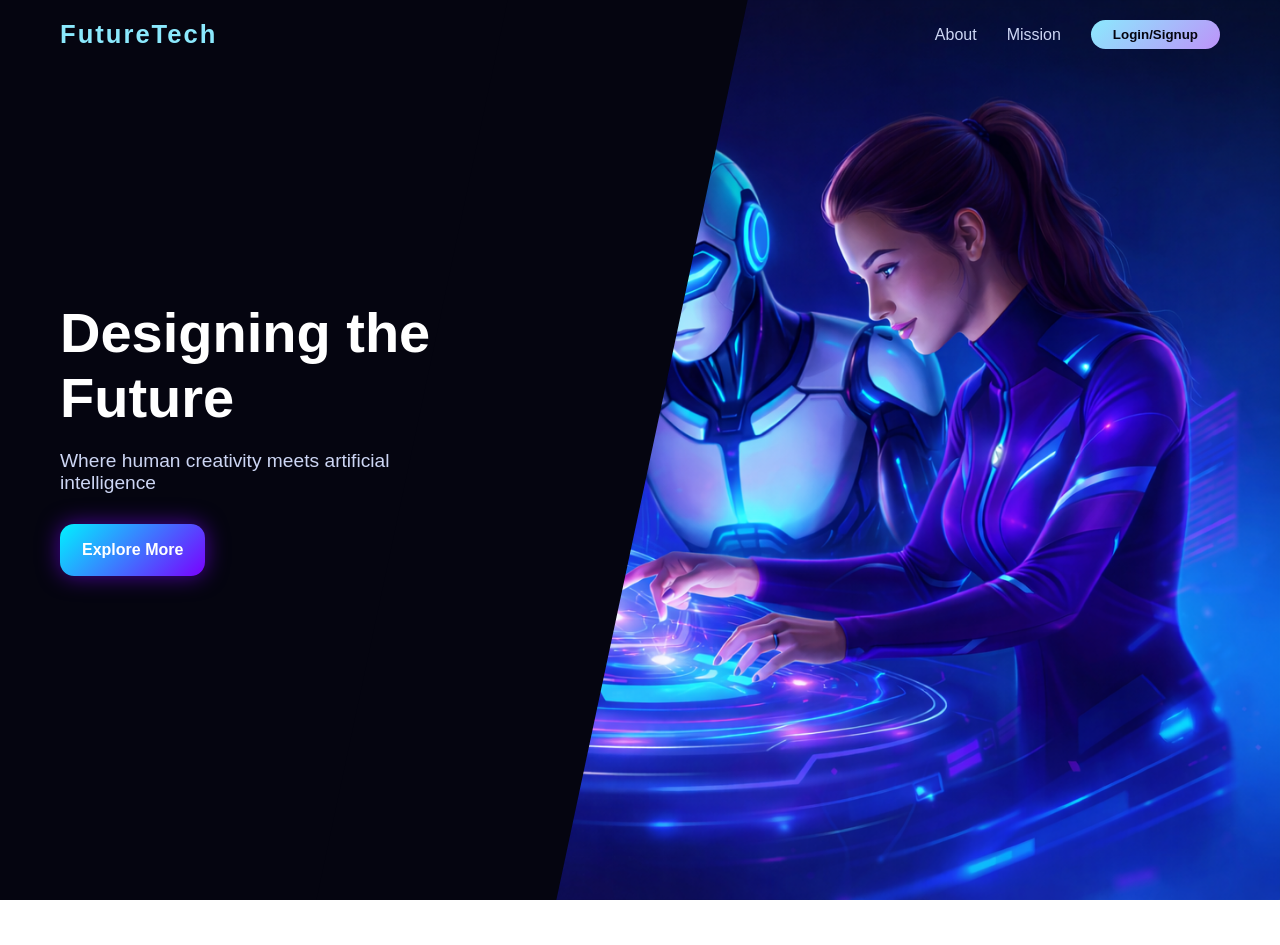
<file: Lee/index.html>
<!DOCTYPE html>
<html lang="en">
<head>
    <meta charset="UTF-8" />
    <meta name="viewport" content="width=device-width, initial-scale=1.0" />
    <title>FutureTech</title>
    <link rel="stylesheet" href="styles.css" />
</head>
<body>
    <header class="hero-split">
    <nav class="navbar">
        <h1 class="logo">FutureTech</h1>
        <ul>
            <li><a href="#about">About</a></li>
            <li><a href="#mission">Mission</a></li>
            <li><a href="Login.html"><button  class="cta-btn" onclick="openAuth()">Login/Signup</button></a></li>
        </ul>
    </nav>

    <div class="left">
        <div class="hero-content">
            <h2>Designing the Future</h2>
            <p>Where human creativity meets artificial intelligence</p>
            <button class="primary-btn">Explore More</button>
        </div>
    </div>

    <div class="right"></div>
</header>
<script src="JS.js"></script>
</body>

</html>
</file>
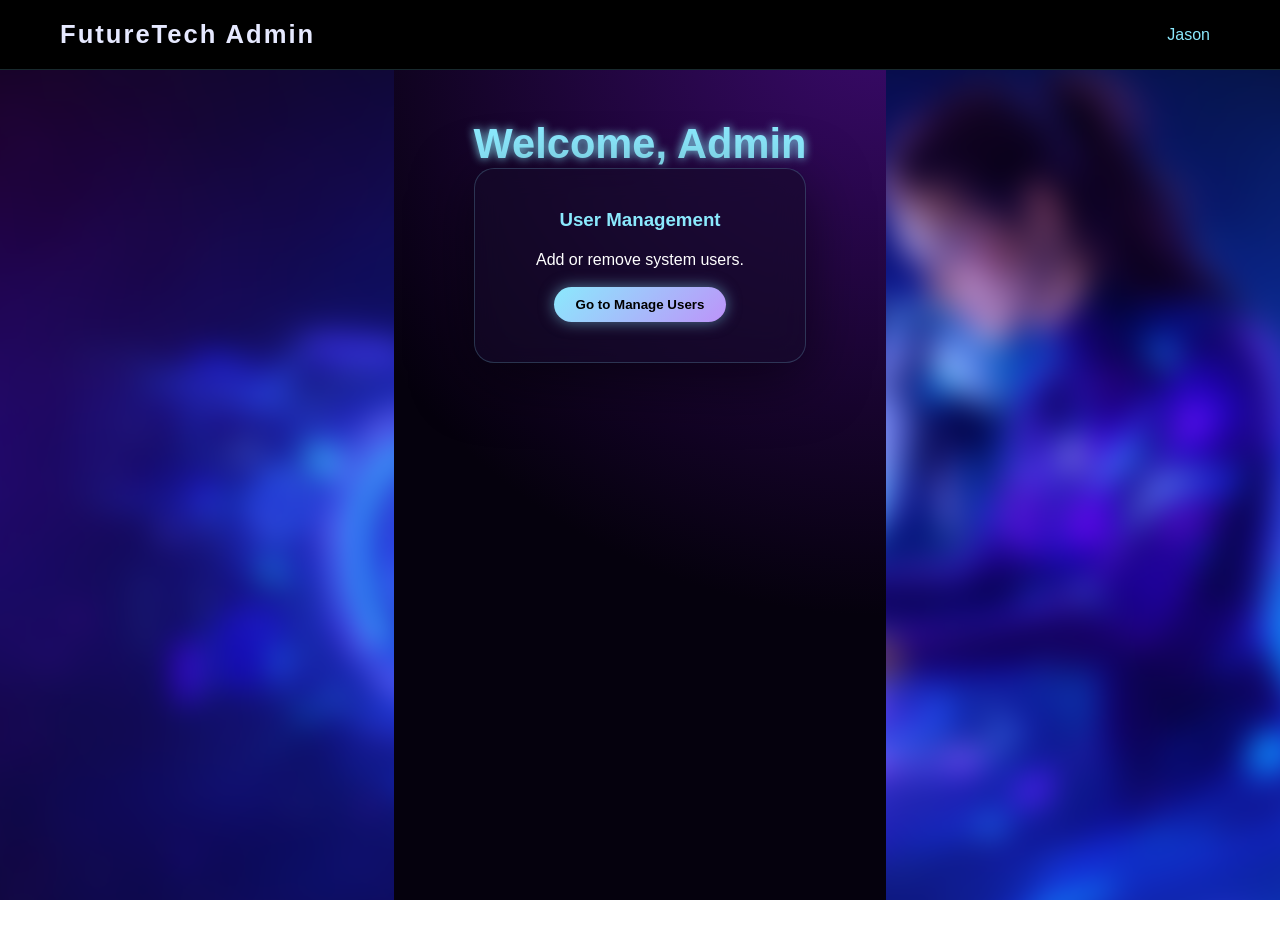
<file: Lee/admin.html>
<!DOCTYPE html>
<html lang="en">
<head>
    <meta charset="UTF-8"><title>Admin Dashboard</title>
    <link rel="stylesheet" href="styles.css">
</head>
<body>
    <nav class="navbar navbar-profile">
        <h1 class="logo"><a href="admin.html">FutureTech Admin</a></h1>
        <ul><li><a href="#" id="navUserName">Admin</a></li></ul>
    </nav>
    <div class="ft-api-page">
        <h2 class="page-title">Welcome, <span id="displayAdminName">Admin</span></h2>
        <div class="api-grid" style="grid-template-columns: 1fr; max-width: 400px; margin: 0 auto;">
            <div class="api-section" style="text-align: center;">
                <h3>User Management</h3>
                <p>Add or remove system users.</p><br>
                <a href="manage-users.html"><button>Go to Manage Users</button></a>
            </div>
        </div>
    </div>
    <script src="JS.js"></script>
</body>
</html>
</file>
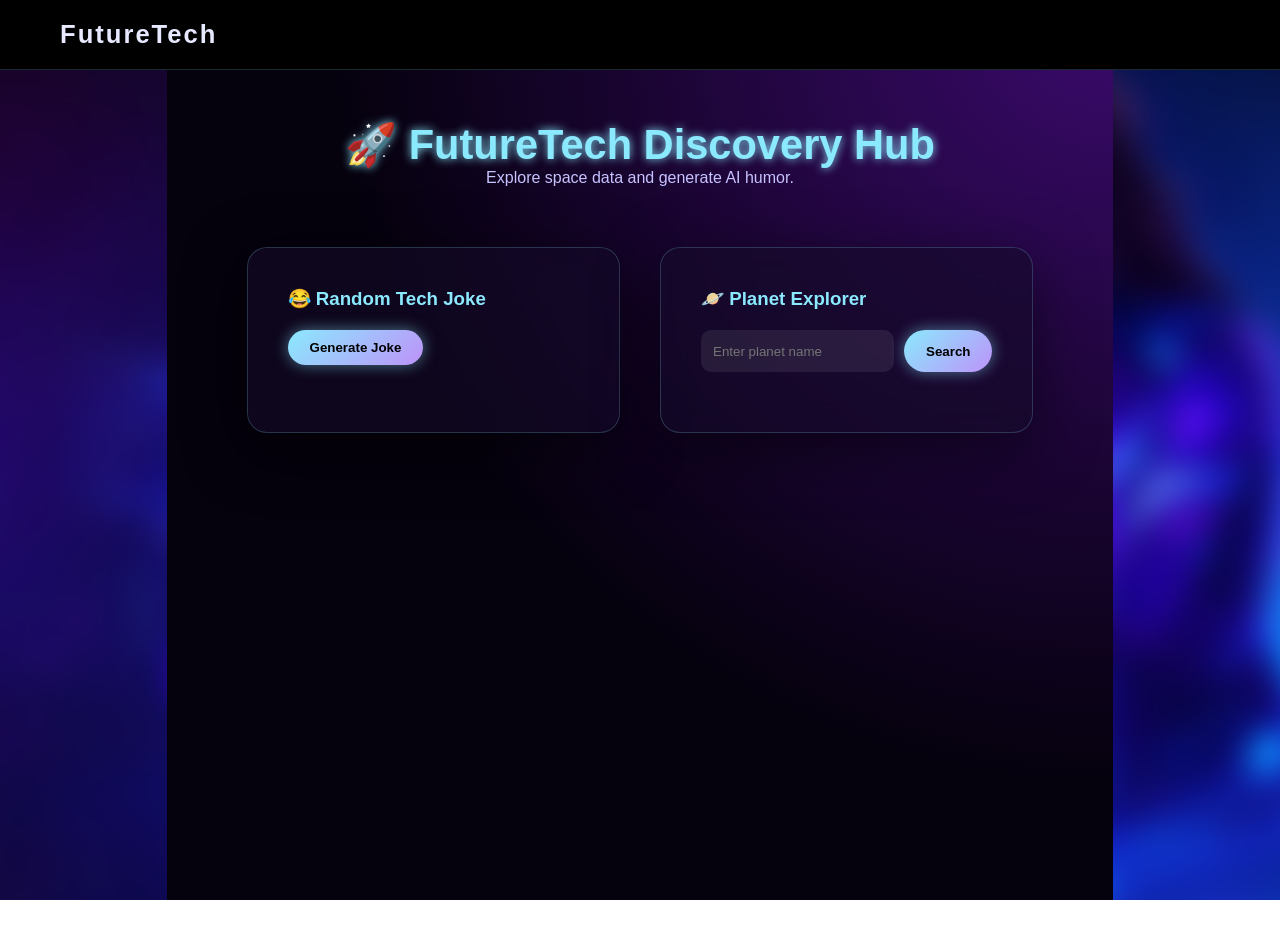
<file: Lee/api.html>
<!DOCTYPE html>
<html lang="en">
<head>
<meta charset="UTF-8">
<title>FutureTech Discovery Hub</title>
<link rel="stylesheet" href="styles.css">
</head>

<body>

<nav class="navbar navbar-profile">
  <h1 class="logo"><a href="Profile.html">FutureTech</a></h1>
</nav>

<div class="ft-api-page">

<h2 class="page-title">🚀 FutureTech Discovery Hub</h2>
<p class="page-subtitle">Explore space data and generate AI humor.</p>

<div class="api-grid">

  <!-- JOKE SECTION -->
  <div class="api-section">

    <h3>😂 Random Tech Joke</h3>

    <button onclick="getJoke()">Generate Joke</button>

    <div id="jokeBox"></div>

  </div>


  <!-- PLANET SECTION -->
  <div class="api-section">

    <h3>🪐 Planet Explorer</h3>

    <div class="planet-search">
      <input type="text" id="planetInput" placeholder="Enter planet name">
      <button onclick="searchPlanet()">Search</button>
    </div>

    <div id="planetResult"></div>

  </div>

</div>

</div>

<script src="JS.js"></script>

</body>
</html>
</file>
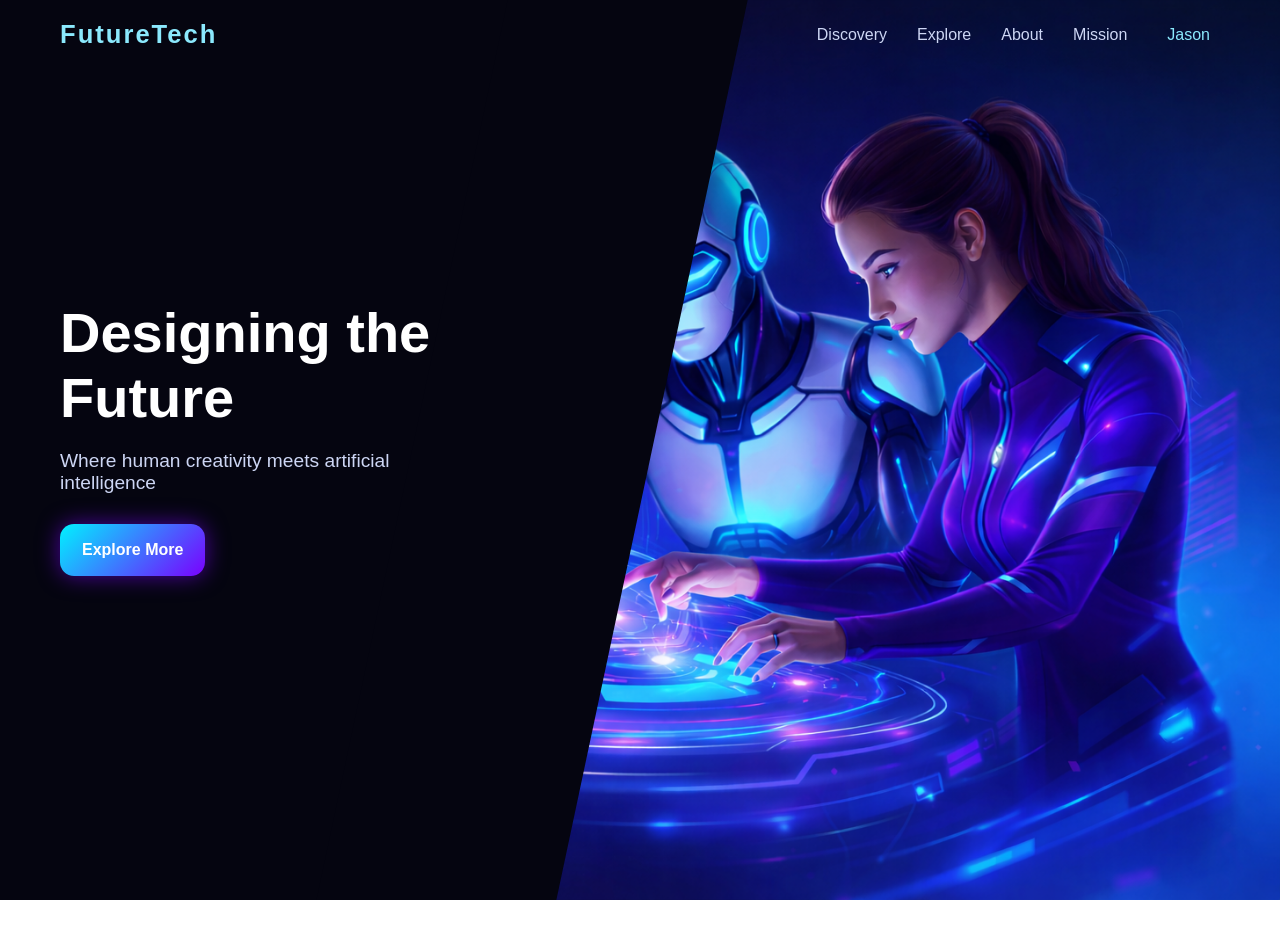
<file: Lee/Lee.html>
<!DOCTYPE html>
<html lang="en">
<head>
    <meta charset="UTF-8" />
    <meta name="viewport" content="width=device-width, initial-scale=1.0" />
    <title>FutureTech</title>
    <link rel="stylesheet" href="styles.css" />
</head>
<body>
    <header class="hero-split">
        <nav class="navbar">
            <h1 class="logo"><a href="#" id="navLogoLink" style="color: inherit; text-decoration: none;">FutureTech</a></h1>
            <ul>
                <li><a href="api.html">Discovery</a></li>
                <li><a href="#">Explore</a></li>
                <li><a href="#about">About</a></li>
                <li><a href="#mission">Mission</a></li>
                <li><a href="Profile.html" id="navUserName">Lee</a></li>
            </ul>
        </nav>

        <div class="left">
            <div class="hero-content">
                <h2>Designing the Future</h2>
                <p>Where human creativity meets artificial intelligence</p>
                <a href="api.html" style="text-decoration: none; color: white;"><button class="primary-btn">Explore More</button></a>
            </div>
        </div>

        <div class="right"></div>
    </header>
    <script src="JS.js"></script>
</body>
</html>
</file>
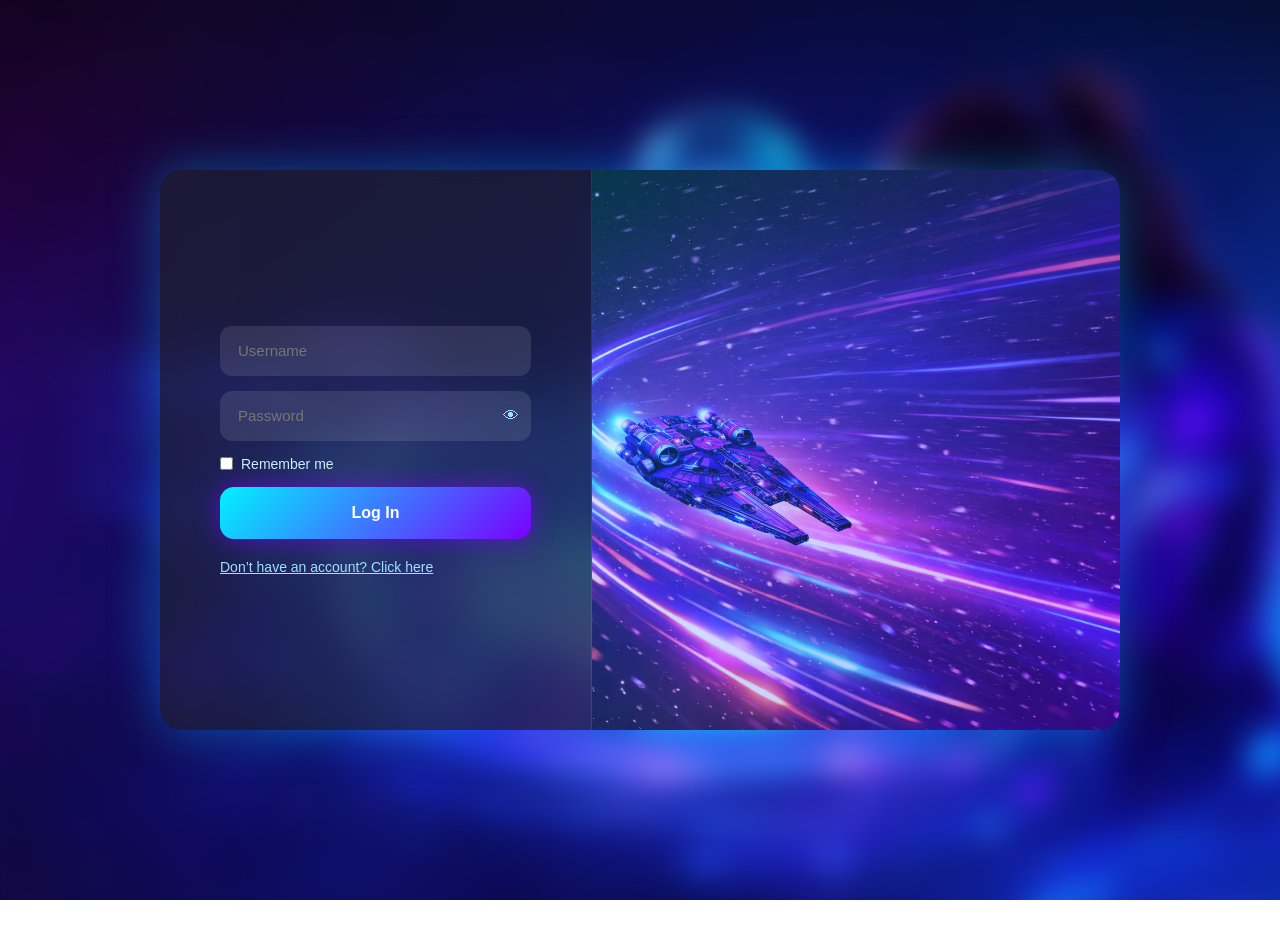
<file: Lee/Login.html>
<!DOCTYPE html>
<html lang="en">
<head>
  <meta charset="UTF-8">
  <title>Login</title>
  <link rel="stylesheet" href="styles.css">
</head>
<body class="auth-page">

  <div class="container login">

    <div class="auth-card">

      <form id="loginForm">

        <input type="text" placeholder="Username" required>
        <div class="password-box">
        <input type="password" id="loginPassword" placeholder="Password" required>
        <span class="toggle-password" onclick="toggleLoginPassword()">👁</span>
        </div>

        <div class="options">
          <label class="remember">
            <input type="checkbox">
            <span>Remember me</span>
          </label>
        </div>

        <!-- Proper submit button -->
        <button type="submit" class="primary-btn">Log In</button>

      </form>

      <!-- Link styled as button -->
      <a href="Signup.html" class="link-btn">
        Don’t have an account? Click here
      </a>

    </div>

    <div class="side-image"></div>

  </div>

<script src="JS.js"></script>
</body>
</html>
</file>
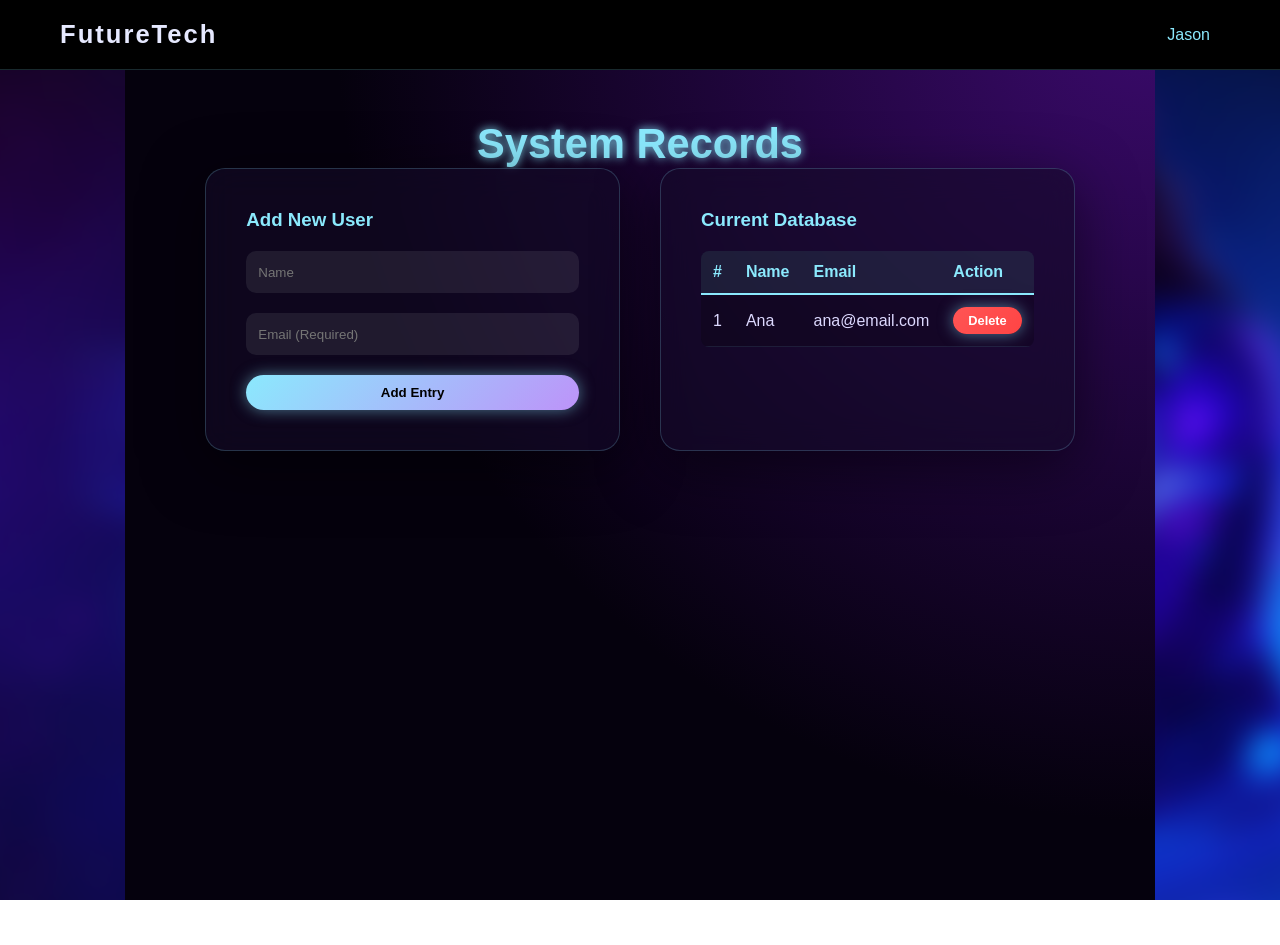
<file: Lee/manage-users.html>
<!DOCTYPE html>
<html lang="en">
<head>
    <meta charset="UTF-8"><title>Manage Users</title>
    <link rel="stylesheet" href="styles.css">
</head>
<body style="overflow-y: auto;">
    <nav class="navbar navbar-profile">
        <h1 class="logo"><a href="admin.html">FutureTech</a></h1>
        <ul><li><a href="#" id="navUserName">Admin</a></li></ul>
    </nav>
    <div class="ft-api-page">
        <h2 class="page-title">System Records</h2>
        <div class="api-grid">
            <div class="api-section">
                <h3>Add New User</h3>
                <form id="adminAddForm">
                    <div class="planet-search"><input type="text" id="adminName" placeholder="Name" required></div>
                    <div class="planet-search"><input type="email" id="adminEmail" placeholder="Email (Required)" required></div>
                    <button type="submit" style="width:100%;">Add Entry</button>
                </form>
            </div>
            <div class="api-section">
                <h3>Current Database</h3>
                <table class="admin-table">
                    <thead><tr><th>#</th><th>Name</th><th>Email</th><th>Action</th></tr></thead>
                    <tbody id="userTableBody">
                        <tr><td>1</td><td>Ana</td><td>ana@email.com</td><td><button class="delete-btn">Delete</button></td></tr>
                    </tbody>
                </table>
            </div>
        </div>
    </div>
    <script src="JS.js"></script>
</body>
</html>
</file>
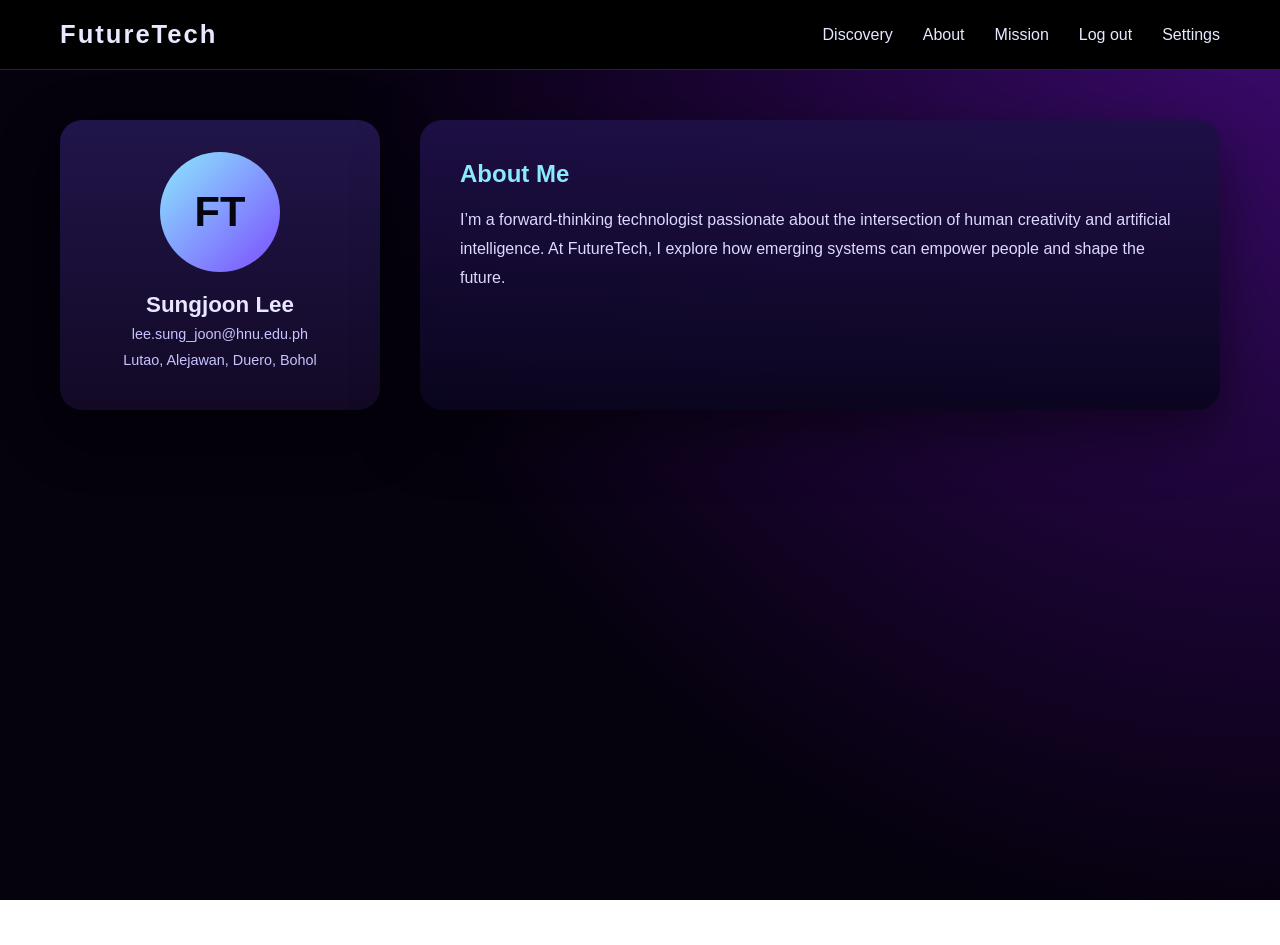
<file: Lee/Profile.html>
<html lang="en">
<head>
    <meta charset="UTF-8">
    <link rel="stylesheet" href="styles.css">
    <meta name="viewport" content="width=device-width, initial-scale=1.0">
    <title>Document</title>
</head>
<body>
<nav class="navbar navbar-profile">
  
    <h1 class="logo"><a href="Lee.html">FutureTech</a></h1>
    <ul>
        <li><a href="api.html">Discovery</a></li>
        <li><a href="#about">About</a></li>
        <li><a href="#mission">Mission</a></li>
        <li><a href="Login.html">Log out</a></li>
        <li><a href="Settings.html">Settings</a></li>
    </ul>
</nav>
<div class="ft-profile-page">
  <div class="ft-profile-layout">

    <aside class="ft-profile-card">
      <div class="ft-profile-avatar">FT</div>
      <h2 class="ft-profile-name">Sungjoon Lee</h2>
      <p class="ft-profile-email">lee.sung_joon@hnu.edu.ph</p>
      <p class="ft-profile-address">
       Lutao, Alejawan, Duero, Bohol
      </p>
    </aside>

    <section class="ft-profile-info">
      <h3>About Me</h3>
      <p>
        I’m a forward-thinking technologist passionate about the intersection
        of human creativity and artificial intelligence. At FutureTech, I
        explore how emerging systems can empower people and shape the future.
      </p>
    </section>

  </div>
</div>
<script src="JS.js"></script>
</body>
</html>
</file>
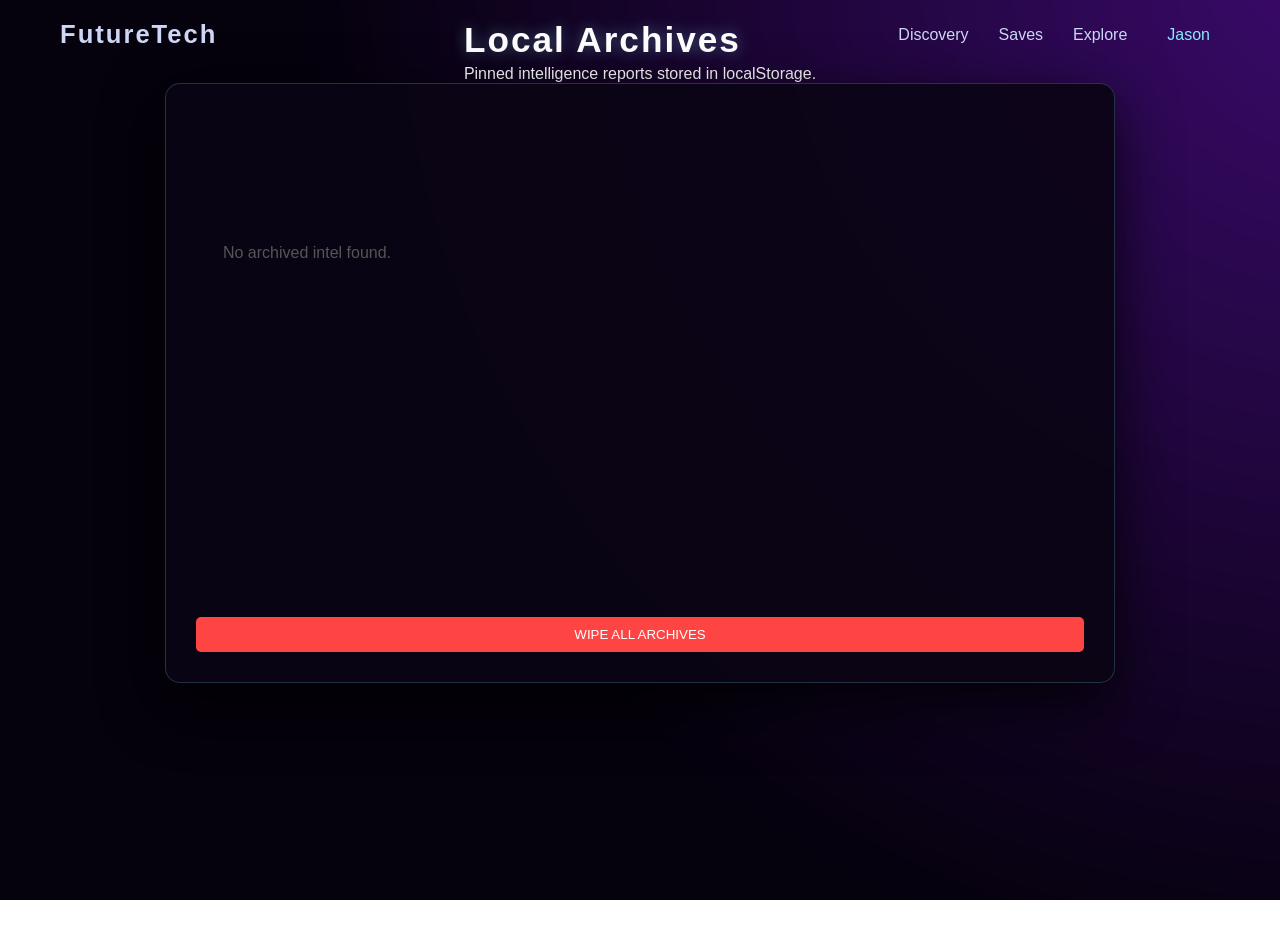
<file: Lee/Save.html>
<!DOCTYPE html>
<html lang="en">
<head>
    <meta charset="UTF-8">
    <meta name="viewport" content="width=device-width, initial-scale=1.0">
    <title>Saved Archives | FutureTech</title>
    <link rel="stylesheet" href="styles.css">
</head>
<body id="api-page-fixed">

    <nav class="navbar">
        <h1 class="logo"><a href="lee.html">FutureTech</a></h1>
        <ul>
            <li><a href="api.html">Discovery</a></li>
            <li><a href="Save.html">Saves</a></li>
            <li><a href="#">Explore</a></li>
            <li><a href="Profile.html" id="navUserName">Jason</a></li>
        </ul>
    </nav>

    <div class="api-main-content">
        <header class="api-title">
            <h1>Local Archives</h1>
            <p>Pinned intelligence reports stored in localStorage.</p>
        </header>

        <div class="fixed-box">
            <div id="savedList" class="scroll-area">
                </div>
            <button onclick="clearAllSaved()" style="margin-top: 15px; background: #ff4444; border: none; color: white; padding: 10px; border-radius: 5px; cursor: pointer; width: 100%;">
                WIPE ALL ARCHIVES
            </button>
        </div>
    </div>

    <script src="JS.js"></script>
</body>
</html>
</file>
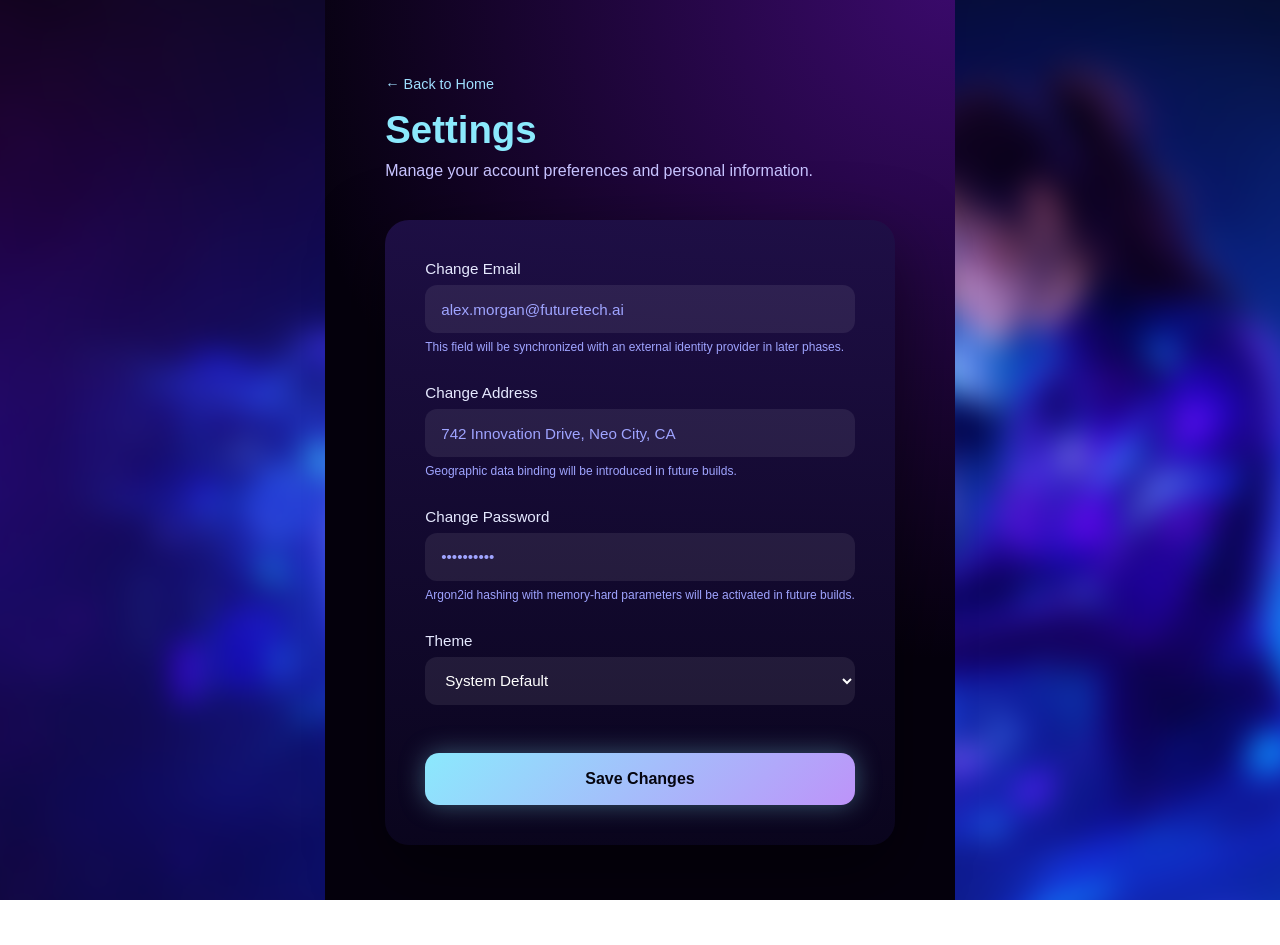
<file: Lee/Settings.html>
<!DOCTYPE html>
<html lang="en">
<head>
  <meta charset="UTF-8" />
  <meta name="viewport" content="width=device-width, initial-scale=1.0" />
  <title>Settings | FutureTech</title>

  <link rel="stylesheet" href="styles.css" />
</head>
<body>

  <main class="ft-settings-page">

    <!-- Page Header -->
    <header class="ft-settings-header">
      <a href="Profile.html" class="ft-settings-back">
        ← Back to Home
      </a>

      <h2>Settings</h2>
      <p>Manage your account preferences and personal information.</p>
    </header>

    <!-- Settings Form (visual only) -->
    <section class="ft-settings-card">

      <div class="ft-settings-group">
        <label>Change Email</label>
        <input type="email" placeholder="alex.morgan@futuretech.ai" required/>
        <small>
          This field will be synchronized with an external identity provider in later phases.
        </small>
      </div>

      <div class="ft-settings-group">
        <label>Change Address</label>
        <input type="text" placeholder="742 Innovation Drive, Neo City, CA"  required/>
        <small>
          Geographic data binding will be introduced in future builds.
        </small>
      </div>

      <div class="ft-settings-group">
        <label>Change Password</label>
        <input type="password" placeholder="••••••••••" required/>
        <small>
          Argon2id hashing with memory-hard parameters will be activated in future builds.
        </small>
      </div>

      <div class="ft-settings-group">
        <label>Theme</label>
        <select>
          <option selected>System Default</option>
          <option style="color: black;">Dark</option>
          <option style="color: black;">Light</option>
        </select>
      </div>

      <a href="Profile.html" class="Setting"><button class="ft-settings-save-btn">Save Changes</button></a>

    </section>

  </main>
<script src="JS.js"></script>
</body>
</html>
</file>
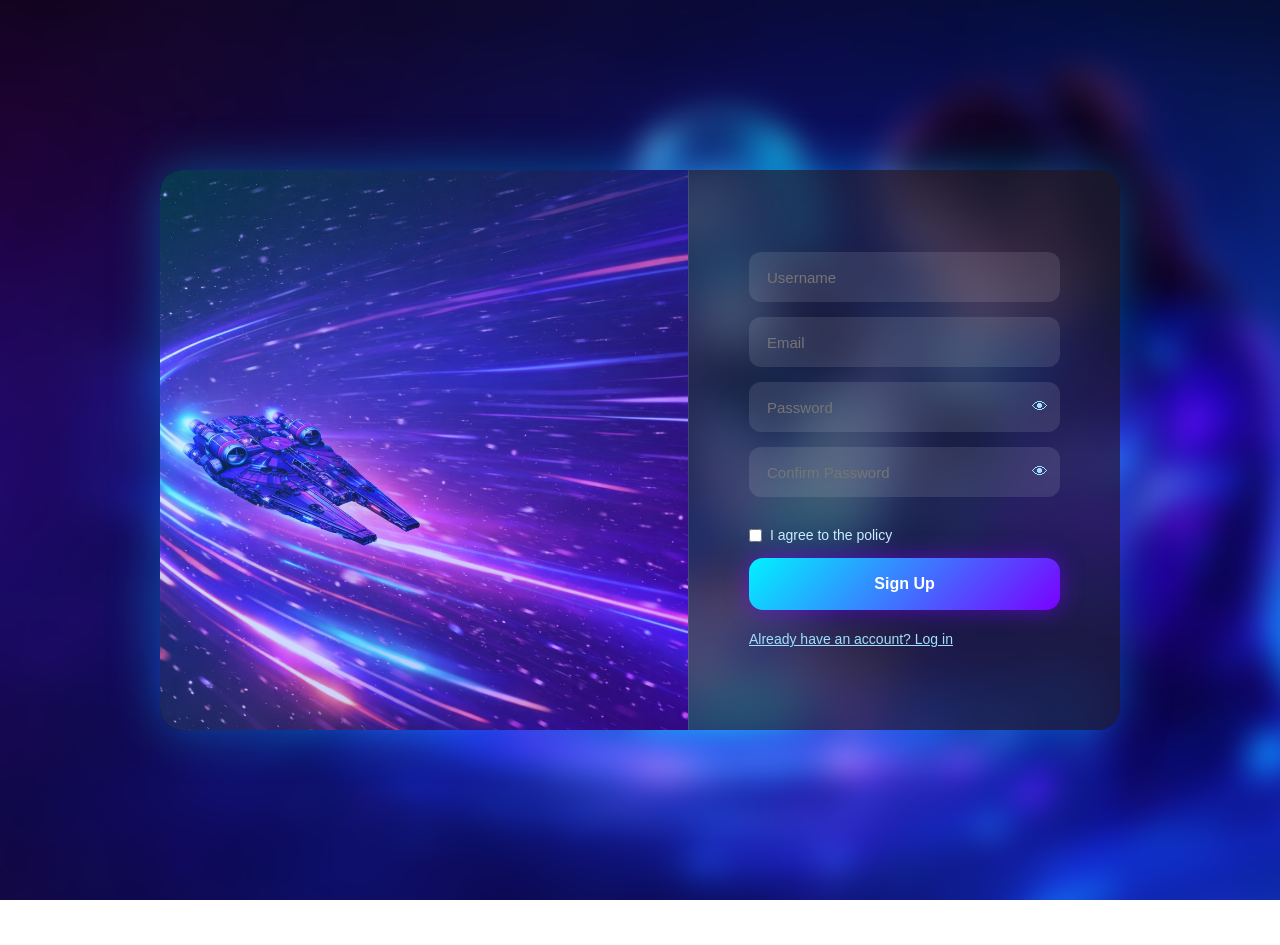
<file: Lee/Signup.html>
<!DOCTYPE html>
<html lang="en">
<head>
  <meta charset="UTF-8">
  <title>Sign Up</title>
  <link rel="stylesheet" href="styles.css">
</head>
<body class="auth-page">

  <div class="container signup">
    <div class="side-image"></div>

    <div class="auth-card">

      <!-- FORM STARTS HERE -->
      <form id="registerForm">

        <input type="text" placeholder="Username" required>
        <input type="email" placeholder="Email" required>

        <div class="password-box">
          <input type="password" id="password" placeholder="Password" required>
          <span class="toggle-password" onclick="toggleBothPasswords()">👁</span>
        </div>

        <div class="password-box">
          <input type="password" id="confirmPassword" placeholder="Confirm Password" required>
          <span class="toggle-password" onclick="toggleBothPasswords()">👁</span>
        </div>

        <p id="error" style="color:red;"></p>

        <!-- Agree to policy -->
        <div class="options">
          <label class="remember">
            <input type="checkbox" required>
            <span>I agree to the policy</span>
          </label>
        </div>

        <!-- Button must be inside form and type submit -->
        <button type="submit" class="primary-btn">Sign Up</button>

      </form>
      <!-- FORM ENDS HERE -->

      <a href="Login.html">
        <button type="button" class="link-btn">
          Already have an account? Log in
        </button>
      </a>

    </div>
  </div>

<script src="JS.js"></script>
</body>
</html>
</file>
<file: Lee/styles.css>
/* RESET */
* {
    margin: 0;
    padding: 0;
    box-sizing: border-box;
    font-family: "Segoe UI", sans-serif;
}

html, body {
    overflow: hidden;
}

/* BODY */
body {
    background: #050510;
    color: #ffffff;
    overflow-x: hidden;
}

/* =========================
   HERO SPLIT SECTION
========================= */
.hero-split {
    display: flex;
    height: 100vh;
    width: 100%;
    background: #050510;
}

/* LEFT SIDE (TEXT AREA) */
.left {
    width: 40%;
    padding: 40px 60px;
    position: relative;
    z-index: 2;
}

/* RIGHT SIDE (IMAGE AREA) */
.right {
    width: 60%;
    background: url("BG.png") right / cover no-repeat;
    position: relative;
}


/* DIAGONAL DIVIDER */
.right::before {
    content: "";
    position: absolute;
    left: -100px;
    top: 0;
    width: 240px;
    height: 100%;
    background: #050510;
    transform: skewX(-12deg);
    z-index: 1;
    pointer-events: none;
}




/* =========================
   NAVBAR
========================= */
.navbar {
    position: absolute;
    top: 0;
    left: 0;
    width: 100%;
    padding: 20px 60px;
    display: flex;
    justify-content: space-between;
    align-items: center;
    z-index: 10;
}


.logo {
    font-size: 1.6rem;
    letter-spacing: 2px;
    color: #8be9fd;
    cursor: pointer;
}

.navbar ul {
    display: flex;
    list-style: none;
    gap: 30px;
    align-items: center; /* IMPORTANT */
}

.navbar a {
    text-decoration: none;
    color: #cdd6f4;
    transition: color 0.3s ease;
}

.navbar a:hover {
    color: #8be9fd;
}

.navbar .cta-btn {
    padding: 8px 22px;   /* slightly less vertical padding */
    line-height: 1;      /* prevents text from sitting low */
    display: flex;
    align-items: center;
}

/* =========================
   BUTTONS
========================= */
.cta-btn,
.primary-btn {
    padding: 10px 22px;
    border-radius: 30px;
    border: none;
    cursor: pointer;
    background: linear-gradient(135deg, #8be9fd, #bd93f9);
    color: #050510;
    font-weight: bold;
    transition: transform 0.3s ease, box-shadow 0.3s ease;
}

.cta-btn:hover,
.primary-btn:hover {
    transform: translateY(-2px);
    box-shadow: 0 10px 25px rgba(139, 233, 253, 0.3);
}

/* =========================
   HERO CONTENT
========================= */
.hero-content {
    margin-top: 260px;
    max-width: 520px;
}

.hero-content h2 {
    font-size: 3.5rem;
    margin-bottom: 20px;
}

.hero-content p {
    font-size: 1.2rem;
    margin-bottom: 30px;
    color: #cdd6f4;
}

/* =========================
   ABOUT SECTION
========================= */
.about {
    display: flex;
    align-items: center;
    gap: 60px;
    padding: 80px;
    background: #050510;
}

.about img {
    width: 50%;
    border-radius: 20px;
    box-shadow: 0 0 40px rgba(139, 233, 253, 0.3);
}

.about .text {
    max-width: 500px;
}

.about h3 {
    font-size: 2.5rem;
    margin-bottom: 20px;
    color: #bd93f9;
}

.about p {
    line-height: 1.7;
    color: #cdd6f4;
}

/* =========================
   FOOTER
========================= */
footer {
    text-align: center;
    padding: 30px;
    background: #02020a;
    font-size: 0.9rem;
    color: #6c7086;
}

/* =========================
   RESPONSIVE DESIGN
========================= */
@media (max-width: 900px) {
    .hero-split {
        flex-direction: column;
    }

    .left,
    .right {
        width: 100%;
    }

    .right {
        height: 50vh;
    }

    .right::before {
        display: none;
    }

    .hero-content {
        margin-top: 80px;
    }

    .about {
        flex-direction: column;
        padding: 40px;
    }

    .about img {
        width: 100%;
    }
}

* {
  margin: 0;
  padding: 0;
  box-sizing: border-box;
  font-family: "Segoe UI", sans-serif;
}

body {
  height: 100vh;
  background: url("BG.png") center/cover no-repeat;
  display: flex;
  justify-content: center;
  align-items: center;
  position: relative;
}

/* Blurry background */
body::before {
  content: "";
  position: absolute;
  inset: 0;
  background: inherit;
  filter: blur(14px);
  transform: scale(1.1);
  z-index: -1;
}

/* Container */
.container {
  width: 960px;
  height: 560px;
  display: flex;
  backdrop-filter: blur(18px);
  background: rgba(10, 15, 30, 0.65);
  border-radius: 22px;
  box-shadow: 0 0 50px rgba(0, 180, 255, 0.4);
  overflow: hidden;
}

/* Side image */
.side-image {
  width: 55%;
  background: url("Space.png") center/cover no-repeat;
  position: relative;
}

.side-image::after {
  content: "";
  position: absolute;
  inset: 0;
  background: linear-gradient(
    120deg,
    rgba(0, 255, 255, 0.2),
    rgba(120, 0, 255, 0.3)
  );
}

/* Auth card (login & signup) */
.auth-card {
  width: 45%;
  padding: 60px;
  display: flex;
  flex-direction: column;
  justify-content: center;
  gap: 20px;
  background: rgba(255, 255, 255, 0.06);
}

/* Inputs */
.auth-card input[type="text"],
.auth-card input[type="email"],
.auth-card input[type="password"] {
  height: 50px;
  border-radius: 12px;
  border: none;
  outline: none;
  padding: 0 18px;
  background: rgba(255,255,255,0.1);
  color: #fff;
  font-size: 15px;
}

/* Remember me */
.options {
  display: flex;
  align-items: center;
}

.remember {
  display: flex;
  align-items: center;
  gap: 8px;
  color: #ccefff;
  font-size: 14px;
}

.remember input {
  accent-color: #00f2ff;
}

/* Main button */
.primary-btn {
  height: 52px;
  border-radius: 14px;
  border: none;
  cursor: pointer;
  font-size: 16px;
  font-weight: 600;
  color: #fff;
  background: linear-gradient(135deg, #00f2ff, #7a00ff);
  box-shadow: 0 0 22px rgba(122,0,255,0.6);
  transition: transform 0.2s ease, box-shadow 0.2s ease;
}

.primary-btn:hover {
  transform: scale(1.03);
  box-shadow: 0 0 32px rgba(0,242,255,0.9);
}

/* Secondary link button */
.link-btn {
  background: transparent;
  border: none;
  color: #9fdfff;
  cursor: pointer;
  font-size: 14px;
  text-decoration: underline;
  transition: color 0.2s ease;
}

.link-btn:hover {
  color: #00f2ff;
}

/* Layout modifiers */
.login .auth-card {
  border-right: 1px solid rgba(255,255,255,0.1);
}

.signup .auth-card {
  border-left: 1px solid rgba(255,255,255,0.1);
}

/* =========================
   FUTURETECH PROFILE PAGE
   (ISOLATED STYLES)
========================= */

.ft-profile-page {
  min-height: 100vh;
  background: radial-gradient(circle at top right, #3b0a6d, #05010d 60%);
  color: #eae6ff;
  font-family: "Segoe UI", sans-serif;
  padding: 120px 60px 60px;
}

/* =========================
   LAYOUT
========================= */
.ft-profile-layout {
  display: grid;
  grid-template-columns: 320px 1fr;
  gap: 40px;
  max-width: 1200px;
  margin: 0 auto;
}

/* =========================
   PROFILE CARD
========================= */
.ft-profile-card {
  background: linear-gradient(
    180deg,
    rgba(115, 80, 255, 0.25),
    rgba(20, 10, 40, 0.9)
  );
  border-radius: 22px;
  padding: 32px;
  text-align: center;
  box-shadow: 0 20px 60px rgba(0, 0, 0, 0.45);
}

.ft-profile-avatar {
  width: 120px;
  height: 120px;
  border-radius: 50%;
  margin: 0 auto 20px;
  background: linear-gradient(135deg, #8be9fd, #7c4dff);
  display: flex;
  align-items: center;
  justify-content: center;
  font-size: 2.6rem;
  font-weight: 700;
  color: #050510;
}

.ft-profile-name {
  font-size: 1.4rem;
  margin-bottom: 8px;
}

.ft-profile-email,
.ft-profile-address {
  font-size: 0.9rem;
  color: #c7c3ff;
  margin-bottom: 10px;
}

/* =========================
   INFO SECTION
========================= */
.ft-profile-info {
  background: linear-gradient(
    180deg,
    rgba(30, 15, 70, 0.95),
    rgba(10, 5, 30, 0.95)
  );
  border-radius: 22px;
  padding: 40px;
  box-shadow: 0 20px 60px rgba(0, 0, 0, 0.5);
}

.ft-profile-info h3 {
  font-size: 1.5rem;
  margin-bottom: 18px;
  color: #8be9fd;
}

.ft-profile-info p {
  line-height: 1.8;
  color: #ddd9ff;
  max-width: 720px;
}

/* =========================
   RESPONSIVE
========================= */
@media (max-width: 900px) {
  .ft-profile-layout {
    grid-template-columns: 1fr;
  }

  .ft-profile-page {
    padding: 100px 30px 40px;
  }
}

.navbar-profile {
  background:black;
  backdrop-filter: blur(14px);
  border-bottom: 1px solid rgba(139, 233, 253, 0.18);
}

/* Optional polish */
.navbar-profile a {
  color: #e6e9ff;
}

.navbar-profile a:hover {
  color: #8be9fd;
}

/* =========================
   FUTURETECH SETTINGS PAGE
========================= */

.ft-settings-page * {
  box-sizing: border-box;
  font-family: "Segoe UI", sans-serif;
}

.ft-settings-page {
  min-height: 100vh;
  background: radial-gradient(circle at top right, #3b0a6d, #05010d 60%);
  color: #eae6ff;
}

/* =========================
   PAGE LAYOUT
========================= */
.ft-settings-page {
  padding: 100px 60px 80px;
}

/* =========================
   HEADER
========================= */
.ft-settings-header {
  max-width: 800px;
  margin: 0 auto 40px;
}

.ft-settings-back {
  display: inline-block;
  margin-bottom: 16px;
  font-size: 0.9rem;
  color: #9fdfff;
  text-decoration: none;
  transition: color 0.2s ease, transform 0.2s ease;
}

.ft-settings-back:hover {
  color: #8be9fd;
  transform: translateX(-4px);
}

.ft-settings-header h2 {
  font-size: 2.4rem;
  color: #8be9fd;
  margin-bottom: 10px;
}

.ft-settings-header p {
  color: #c7c3ff;
  font-size: 1rem;
}

/* =========================
   SETTINGS CARD
========================= */
.ft-settings-card {
  max-width: 800px;
  margin: 0 auto;
  background: linear-gradient(
    180deg,
    rgba(30, 15, 70, 0.95),
    rgba(10, 5, 30, 0.95)
  );
  border-radius: 24px;
  padding: 40px;
  box-shadow: 0 25px 70px rgba(0, 0, 0, 0.5);
}

/* =========================
   FORM GROUPS
========================= */
.ft-settings-group {
  display: flex;
  flex-direction: column;
  margin-bottom: 28px;
}

.ft-settings-group label {
  font-size: 0.95rem;
  margin-bottom: 8px;
  color: #e6e9ff;
}

.ft-settings-group input,
.ft-settings-group select {
  height: 48px;
  border-radius: 12px;
  border: none;
  padding: 0 16px;
  font-size: 0.95rem;
  background: rgba(255, 255, 255, 0.08);
  color: #ffffff;
  outline: none;
}

.ft-settings-group input::placeholder {
  color: #9fa4ff;
}

.ft-settings-group small {
  margin-top: 6px;
  font-size: 0.75rem;
  color: #9fa4ff;
  line-height: 1.4;
}

/* =========================
   SAVE BUTTON
========================= */
.ft-settings-save-btn {
  margin-top: 20px;
  width: 100%;
  height: 52px;
  border-radius: 14px;
  border: none;
  cursor: pointer;
  font-size: 1rem;
  font-weight: 600;
  color: #050510;
  background: linear-gradient(135deg, #8be9fd, #bd93f9);
  box-shadow: 0 0 26px rgba(139, 233, 253, 0.35);
  transition: transform 0.25s ease, box-shadow 0.25s ease;
}

.Setting {
    text-decoration: none;
}

.ft-settings-save-btn:hover {
  transform: translateY(-2px);
  box-shadow: 0 0 36px rgba(139, 233, 253, 0.6);
}

/* =========================
   RESPONSIVE
========================= */
@media (max-width: 900px) {
  .ft-settings-page {
    padding: 80px 30px 60px;
  }

  .ft-settings-card {
    padding: 30px;
  }
}

#registerForm {
  display: flex;
  flex-direction: column;
  gap: 15px;
  width: 100%;
}

#loginForm{
  display: flex;
  flex-direction: column;
  gap: 15px;
  width: 100%;
}

.password-box {
  position: relative;
}

.password-box input {
  width: 100%;
  padding-right: 40px;
}

.toggle-password {
  position: absolute;
  right: 12px;
  top: 50%;
  transform: translateY(-50%);
  cursor: pointer;
  font-size: 16px;
  color: #9fdfff;
}
/* =========================
   API PAGE FULL LAYOUT
========================= */

.ft-api-page{
  min-height:100vh;
  padding:120px 80px;

  background: radial-gradient(circle at top right,#3b0a6d,#05010d 60%);
}

/* Title */

.page-title{
  font-size:2.6rem;
  color:#8be9fd;
  text-align:center;

  text-shadow:0 0 10px #8be9fd;
}

.page-subtitle{
  text-align:center;
  color:#c7c3ff;
  margin-bottom:60px;
}

/* GRID */

.api-grid{
  display:grid;
  grid-template-columns:1fr 1fr;
  gap:40px;
}

/* CARD */

.api-section{
  padding:40px;

  border-radius:20px;

  background: rgba(20,10,40,0.6);

  backdrop-filter: blur(16px);

  border:1px solid rgba(139,233,253,0.2);

  box-shadow:0 15px 60px rgba(0,0,0,0.5);
}

/* HEADINGS */

.api-section h3{
  margin-bottom:20px;
  color:#8be9fd;
}

/* BUTTON */

.api-section button{
  padding:10px 22px;
  border-radius:30px;
  border:none;
  cursor:pointer;
  font-weight:bold;

  background: linear-gradient(135deg,#8be9fd,#bd93f9);

  box-shadow:0 0 15px rgba(139,233,253,0.5);

  transition:all .3s ease;
}

.api-section button:hover{
  transform:scale(1.05);
  box-shadow:0 0 30px #bd93f9;
}

/* INPUT */

.planet-search{
  display:flex;
  gap:10px;
  margin-bottom:20px;
}

.planet-search input{
  flex:1;
  height:42px;
  border-radius:10px;
  border:none;
  padding:0 12px;

  background:rgba(255,255,255,0.08);
  color:white;
}

/* RESULTS */

#jokeBox,
#planetResult{
  margin-top:20px;
  color:#ddd9ff;
  line-height:1.6;
}

/* =========================
   ADMIN & TABLE STYLES
========================= */
.admin-table {
    width: 100%;
    border-collapse: collapse;
    margin-top: 20px;
    color: #ddd9ff;
}

.admin-table th {
    border-bottom: 2px solid #8be9fd;
    padding: 12px;
    text-align: left;
    color: #8be9fd;
}

.admin-table td {
    padding: 12px;
    border-bottom: 1px solid rgba(139, 233, 253, 0.1);
}

.delete-btn {
    background: linear-gradient(135deg, #ff5555, #ff4444) !important;
    padding: 6px 15px !important;
    font-size: 0.8rem !important;
    border-radius: 5px;
    border: none;
    color: white;
    cursor: pointer;
    box-shadow: 0 0 10px rgba(255, 85, 85, 0.3);
}

.delete-btn:hover {
    transform: scale(1.05);
    box-shadow: 0 0 15px rgba(255, 85, 85, 0.5);
}
/* ADMIN & MANAGEMENT STYLES */
.admin-table {
    width: 100%;
    border-collapse: collapse;
    margin-top: 20px;
    color: #ddd9ff;
    background: rgba(0, 0, 0, 0.2);
    border-radius: 8px;
    overflow: hidden;
}

.admin-table th {
    background: rgba(139, 233, 253, 0.1);
    border-bottom: 2px solid #8be9fd;
    padding: 12px;
    text-align: left;
    color: #8be9fd;
}

.admin-table td {
    padding: 12px;
    border-bottom: 1px solid rgba(139, 233, 253, 0.1);
}

.delete-btn {
    background: linear-gradient(135deg, #ff5555, #ff4444) !important;
    padding: 6px 15px !important;
    font-size: 0.8rem !important;
    border-radius: 5px;
    border: none;
    color: white;
    cursor: pointer;
    transition: 0.3s;
}

.delete-btn:hover {
    transform: scale(1.05);
    box-shadow: 0 0 10px rgba(255, 85, 85, 0.5);
}

/* CLEAN & SIMPLE NAVBAR NAME */
#navUserName {
    color: #8be9fd; /* Theme accent color */
    text-decoration: none;
    font-weight: 500;
    padding: 5px 10px;
    border-radius: 4px;
    transition: background 0.3s ease;
}

#navUserName:hover {
    background: rgba(139, 233, 253, 0.1); /* Subtle glow on hover */
    color: #fff;
}

/* --- ISOLATED DISCOVERY STYLES --- */
#apiDiscoveryPage {
    height: 100vh;
    overflow: hidden; /* Stops the whole page from scrolling */
    display: flex;
    flex-direction: column;
}

#apiDiscoveryPage .api-main-wrapper {
    flex: 1;
    display: flex;
    flex-direction: column;
    align-items: center;
    padding: 20px;
    height: 90vh;
}

#apiDiscoveryPage .hub-header {
    text-align: center;
    margin-bottom: 20px;
    flex-shrink: 0;
}

/* THE BIG FIXED BOX */
#apiDiscoveryPage .fixed-discovery-box {
    width: 90%;
    max-width: 1100px;
    height: 70vh; /* Fixed height: won't grow or shrink */
    background: rgba(15, 15, 25, 0.95);
    border: 1px solid rgba(139, 233, 253, 0.3);
    border-radius: 20px;
    padding: 30px;
    display: flex;
    flex-direction: column; /* Stack search on results */
    box-shadow: 0 0 50px rgba(0, 0, 0, 0.8);
}

/* SEARCH AREA */
#apiDiscoveryPage .search-controls {
    flex-shrink: 0;
    margin-bottom: 25px;
}

#apiDiscoveryPage .search-bar-inner {
    display: flex;
    gap: 15px;
    margin-top: 10px;
}

#apiDiscoveryPage .search-bar-inner input {
    flex: 1;
    padding: 15px;
    background: #050505;
    border: 1px solid #333;
    border-radius: 8px;
    color: white;
    outline: none;
}

/* THE RESULTS SCROLL AREA (The only part that moves) */
#apiDiscoveryPage .results-scroll-area {
    flex-grow: 1;
    overflow-y: auto; /* Internal scroll only */
    padding-right: 15px;
    border-top: 1px solid rgba(255, 255, 255, 0.1);
    padding-top: 20px;
}

/* Individual Result Cards */
#apiDiscoveryPage .results-scroll-area div {
    background: rgba(255, 255, 255, 0.03);
    border: 1px solid rgba(139, 233, 253, 0.1);
    padding: 20px;
    border-radius: 10px;
    margin-bottom: 15px;
}

/* Custom Techy Scrollbar */
#apiDiscoveryPage .results-scroll-area::-webkit-scrollbar {
    width: 6px;
}
#apiDiscoveryPage .results-scroll-area::-webkit-scrollbar-thumb {
    background: #8be9fd;
    border-radius: 10px;
}
/* --- ISOLATED API PAGE STYLES --- */
#api-page-fixed {
    height: 100vh;
    width: 100vw;
    margin: 0;
    overflow: hidden; 
    background: radial-gradient(circle at top right, #3b0a6d, #05010d 60%) !important;
    display: flex;
    flex-direction: column;
}

#api-page-fixed .api-main-content {
    flex: 1;
    display: flex;
    flex-direction: column;
    align-items: center;
    padding-top: 20px;
}

#api-page-fixed .api-title h1 {
    color: #fff;
    font-size: 2.2rem;
    letter-spacing: 2px;
    margin-bottom: 5px;
    text-shadow: 0 0 15px rgba(139, 233, 253, 0.4);
}

/* --- THE FIXED BOX (STRICT & BIG) --- */
#api-page-fixed .fixed-box {
    width: 950px;
    height: 600px;
    background: rgba(10, 5, 20, 0.9);
    border: 1px solid rgba(139, 233, 253, 0.2);
    border-radius: 15px;
    padding: 30px;
    display: flex;
    flex-direction: column;
    box-shadow: 0 20px 60px rgba(0, 0, 0, 0.8);
}

/* --- NEON SEARCH DESIGN --- */
#api-page-fixed .search-header {
    flex-shrink: 0;
    margin-bottom: 25px;
}

#api-page-fixed .search-label {
    font-size: 0.75rem;
    color: #8be9fd;
    font-weight: bold;
    letter-spacing: 1.5px;
}

#api-page-fixed .search-design-wrapper {
    display: flex;
    margin-top: 10px;
    border-radius: 8px;
    overflow: hidden;
    border: 1px solid #3b0a6d;
}

#api-page-fixed .search-design-wrapper input {
    flex: 1;
    background: rgba(0,0,0,0.6);
    border: none;
    padding: 15px;
    color: white;
    outline: none;
}

#api-page-fixed .search-design-wrapper input:focus {
    border-color: #8be9fd;
    background: rgba(0, 0, 0, 0.8);
}

#api-page-fixed .neon-search-btn {
    background: #3b0a6d;
    color: white;
    border: none;
    padding: 0 30px;
    cursor: pointer;
    font-weight: bold;
    transition: 0.3s;
}
#api-page-fixed .neon-search-btn:hover {
    background: #8be9fd;
    color: #05010d;
    border-color: #8be9fd;
    box-shadow: 0 0 20px rgba(139, 233, 253, 0.6);
}

/* --- RESULTS SCROLL AREA --- */
#api-page-fixed .scroll-area {
    flex-grow: 1;
    overflow-y: auto;
    margin-top: 20px;
    padding-right: 10px;
}
.placeholder-text {
    text-align: center;
    color: #444;
    margin-top: 100px;
    font-style: italic;
}

/* Individual Results Cards */
#api-page-fixed .scroll-area div {
    background: rgba(255, 255, 255, 0.02);
    border: 1px solid rgba(139, 233, 253, 0.1);
    padding: 20px;
    margin-bottom: 20px;
    border-radius: 10px;
    transition: 0.3s;
}

#api-page-fixed .scroll-area div:hover {
    border-color: #3b0a6d;
    background: rgba(59, 10, 109, 0.1);
}

/* Custom Purple/Cyan Scrollbar */
#api-page-fixed .scroll-area::-webkit-scrollbar {
    width: 5px;
}
#api-page-fixed .scroll-area::-webkit-scrollbar-thumb {
    background: #3b0a6d;
    border-radius: 10px;
}

.result-card {
    background: rgba(255, 255, 255, 0.03);
    border: 1px solid rgba(139, 233, 253, 0.1);
    padding: 20px;
    margin-bottom: 15px;
    border-radius: 8px;
}

/* Forces Read Intel Left and Save Intel Right */
.card-footer {
    display: flex;
    justify-content: space-between; 
    align-items: center;
    margin-top: 15px;
    border-top: 1px solid rgba(255, 255, 255, 0.05);
    padding-top: 10px;
}

.intel-link { color: #ff79c6; text-decoration: none; font-size: 0.8rem; font-weight: bold; }
.save-intel-btn {
    background: #3b0a6d;
    color: white;
    border: 1px solid #8be9fd;
    padding: 6px 12px;
    border-radius: 4px;
    cursor: pointer;
    font-size: 0.7rem;
}

/* --- SAVED ITEMS GRID (STANDING BOXES) --- */
#savedList {
    display: grid;
    grid-template-columns: repeat(auto-fill, minmax(180px, 1fr)); /* Creates the grid */
    gap: 20px;
    padding: 10px;
}

.standing-box {
    width: 180px;      /* Standing width */
    height: 240px;     /* Rectangular standing height */
    background: rgba(59, 10, 109, 0.2);
    border: 1px solid #3b0a6d;
    border-radius: 12px;
    display: flex;
    flex-direction: column;
    align-items: center;
    justify-content: center;
    text-align: center;
    padding: 15px;
    transition: 0.3s;
}

.standing-box:hover {
    border-color: #8be9fd;
    transform: translateY(-5px);
    background: rgba(59, 10, 109, 0.4);
}

.box-icon { font-size: 2rem; margin-bottom: 10px; }
.standing-box h4 { font-size: 0.9rem; color: #8be9fd; margin-bottom: 10px; }
.standing-box small { color: #666; font-size: 0.7rem; margin-bottom: 15px; }

.del-btn {
    background: #ff4444;
    border: none;
    color: white;
    padding: 5px 15px;
    border-radius: 4px;
    font-size: 0.7rem;
    cursor: pointer;
}
</file>
